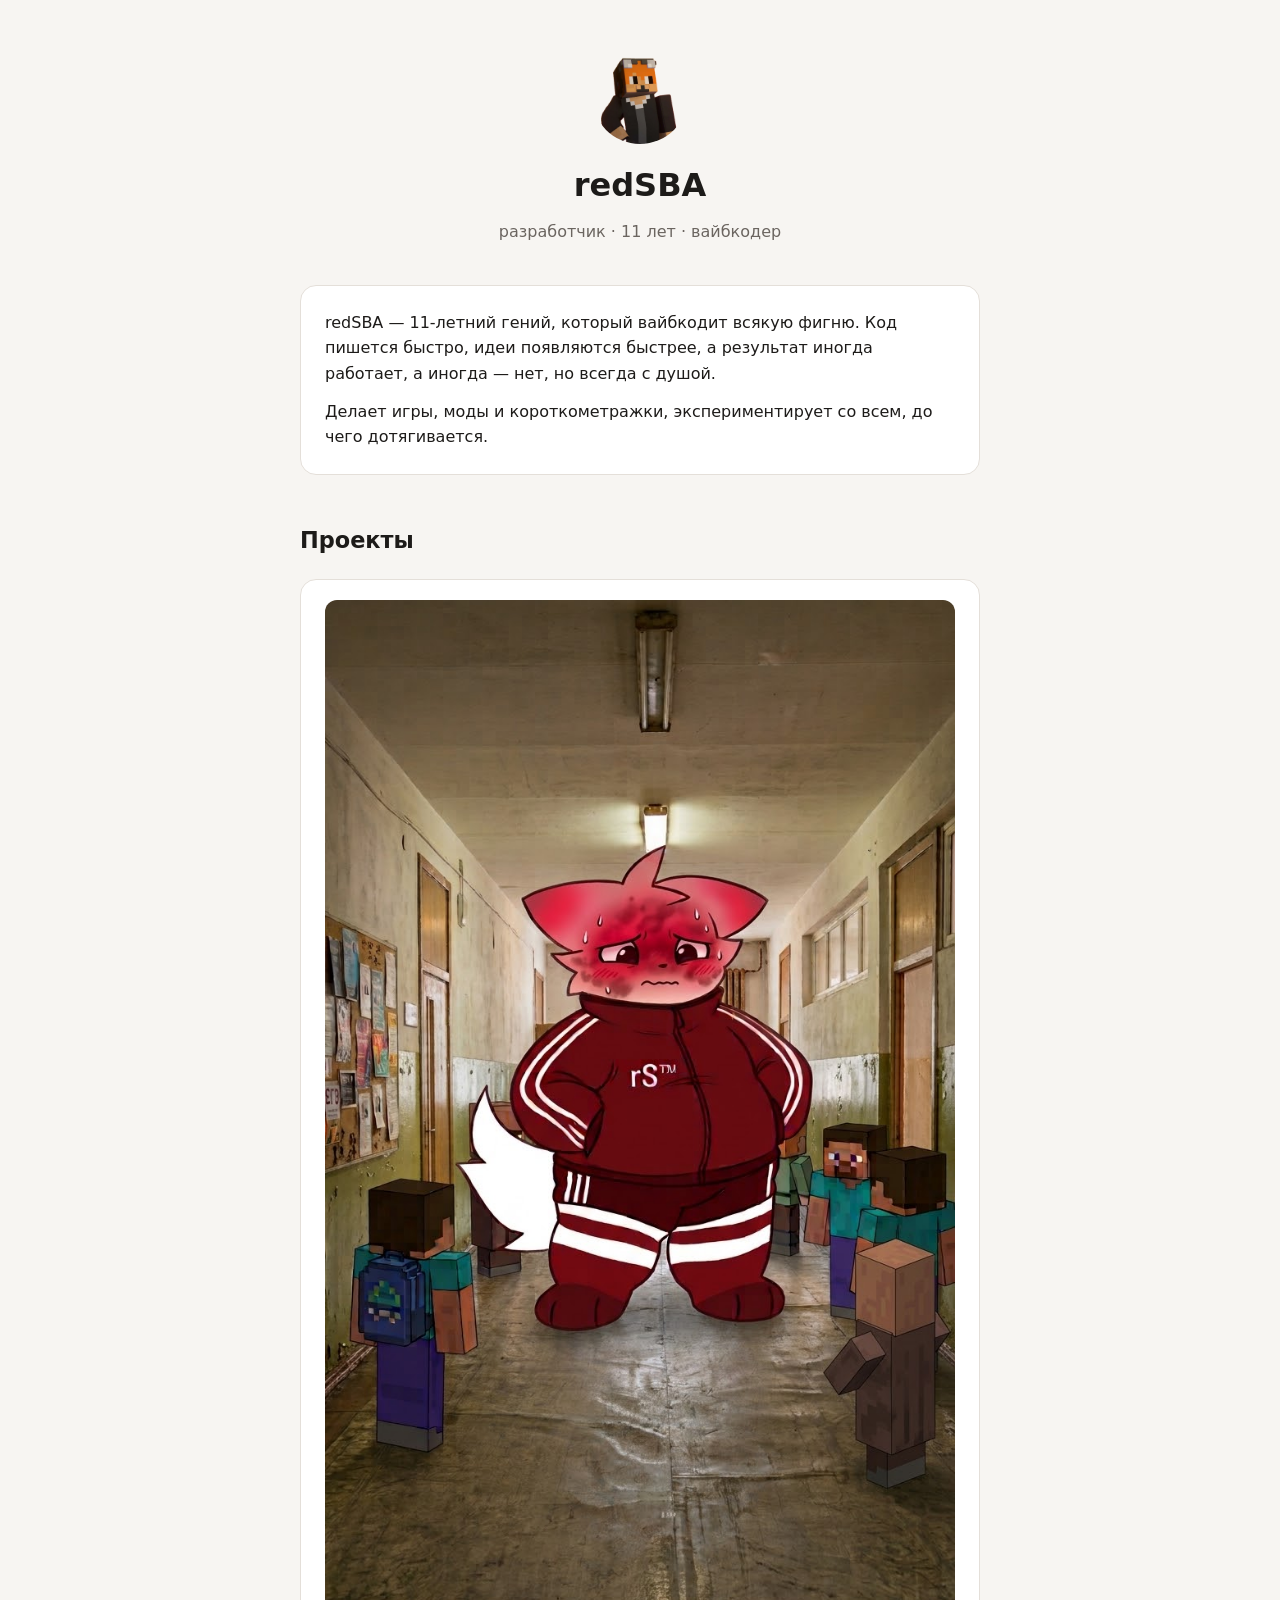
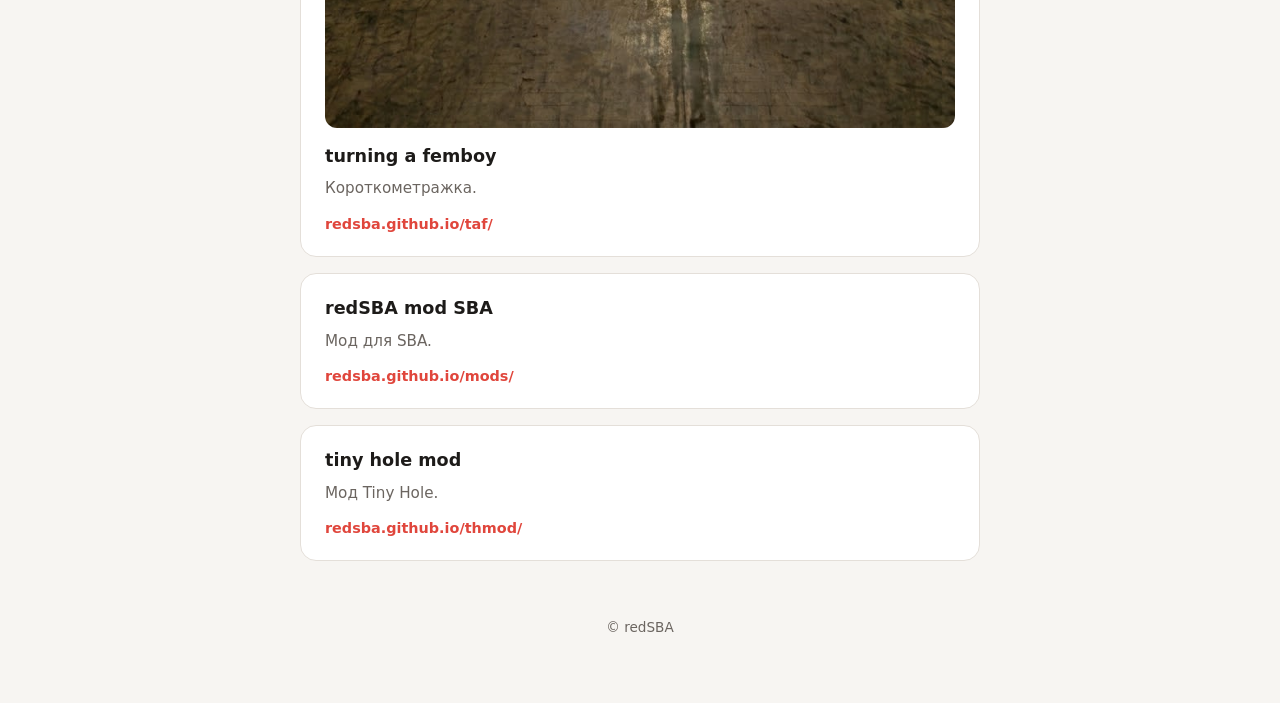
<file: index.html>
<!DOCTYPE html>
<html lang="ru">
<head>
<meta charset="UTF-8">
<meta name="viewport" content="width=device-width, initial-scale=1, viewport-fit=cover">
<title>redSBA — разработчик</title>
<style>
  :root {
    --bg: #f7f5f2;
    --surface: #ffffff;
    --text: #1d1b19;
    --muted: #6b6560;
    --accent: #e0463c;
    --border: #e4dfd9;
    color-scheme: light;
  }
  @media (prefers-color-scheme: dark) {
    :root:not([data-theme="light"]) {
      --bg: #141312;
      --surface: #1f1d1b;
      --text: #f2efeb;
      --muted: #a39d97;
      --accent: #ff6b61;
      --border: #2e2b28;
      color-scheme: dark;
    }
  }
  :root[data-theme="dark"] {
    --bg: #141312;
    --surface: #1f1d1b;
    --text: #f2efeb;
    --muted: #a39d97;
    --accent: #ff6b61;
    --border: #2e2b28;
    color-scheme: dark;
  }
  * { box-sizing: border-box; }
  html, body { margin: 0; padding: 0; }
  body {
    background: var(--bg);
    color: var(--text);
    font-family: system-ui, -apple-system, "Segoe UI", Roboto, sans-serif;
    line-height: 1.6;
    padding: env(safe-area-inset-top, 0px) env(safe-area-inset-right, 0px) env(safe-area-inset-bottom, 0px) env(safe-area-inset-left, 0px);
  }
  .wrap { max-width: 720px; margin: 0 auto; padding: 48px 20px 64px; }
  header { text-align: center; margin-bottom: 40px; }
  .avatar {
    width: 96px; height: 96px; border-radius: 50%;
    object-fit: cover;
    display: flex; align-items: center; justify-content: center;
    font-size: 40px; font-weight: 700; margin: 0 auto 16px;
  }
  h1 { font-size: 2rem; margin: 0 0 8px; }
  .tag { color: var(--muted); margin: 0; }
  .about {
    background: var(--surface); border: 1px solid var(--border);
    border-radius: 16px; padding: 24px; margin-bottom: 48px;
  }
  .about p { margin: 0 0 12px; }
  .about p:last-child { margin-bottom: 0; }
  h2 { font-size: 1.4rem; margin: 0 0 20px; }
  .projects { display: grid; gap: 16px; }
  .card {
    background: var(--surface); border: 1px solid var(--border);
    border-radius: 16px; padding: 20px 24px;
    text-decoration: none; color: inherit;
    transition: border-color .2s, transform .2s;
    display: block;
  }
  .card:hover, .card:focus-visible { border-color: var(--accent); transform: translateY(-2px); outline: none; }
  .card h3 { margin: 0 0 6px; font-size: 1.1rem; }
  .thumb { display: block; width: 100%; height: auto; border-radius: 12px; margin: 0 0 14px; }
  .card p { margin: 0 0 10px; color: var(--muted); font-size: .95rem; }
  .link { color: var(--accent); font-size: .9rem; font-weight: 600; word-break: break-all; }
  footer { text-align: center; color: var(--muted); font-size: .85rem; margin-top: 56px; }
</style>
</head>
<body>
<div class="wrap">
  <header>
    <img class="avatar" src="logo.png" alt="redSBA">
    <h1>redSBA</h1>
    <p class="tag">разработчик · 11 лет · вайбкодер</p>
  </header>

  <section class="about">
    <p>redSBA — 11-летний гений, который вайбкодит всякую фигню. Код пишется быстро, идеи появляются быстрее, а результат иногда работает, а иногда — нет, но всегда с душой.</p>
    <p>Делает игры, моды и короткометражки, экспериментирует со всем, до чего дотягивается.</p>
  </section>

  <h2>Проекты</h2>
  <div class="projects">
    <a class="card" href="https://redsba.github.io/taf/" target="_blank" rel="noopener">
      <img class="thumb" src="taf.png" alt="turning a femboy">
      <h3>turning a femboy</h3>
      <p>Короткометражка.</p>
      <span class="link">redsba.github.io/taf/</span>
    </a>
    <a class="card" href="https://redsba.github.io/mods/" target="_blank" rel="noopener">
      <h3>redSBA mod SBA</h3>
      <p>Мод для SBA.</p>
      <span class="link">redsba.github.io/mods/</span>
    </a>
    <a class="card" href="https://redsba.github.io/thmod/" target="_blank" rel="noopener">
      <h3>tiny hole mod</h3>
      <p>Мод Tiny Hole.</p>
      <span class="link">redsba.github.io/thmod/</span>
    </a>
  </div>

  <footer>© redSBA</footer>
</div>
</body>
</html>
</file>
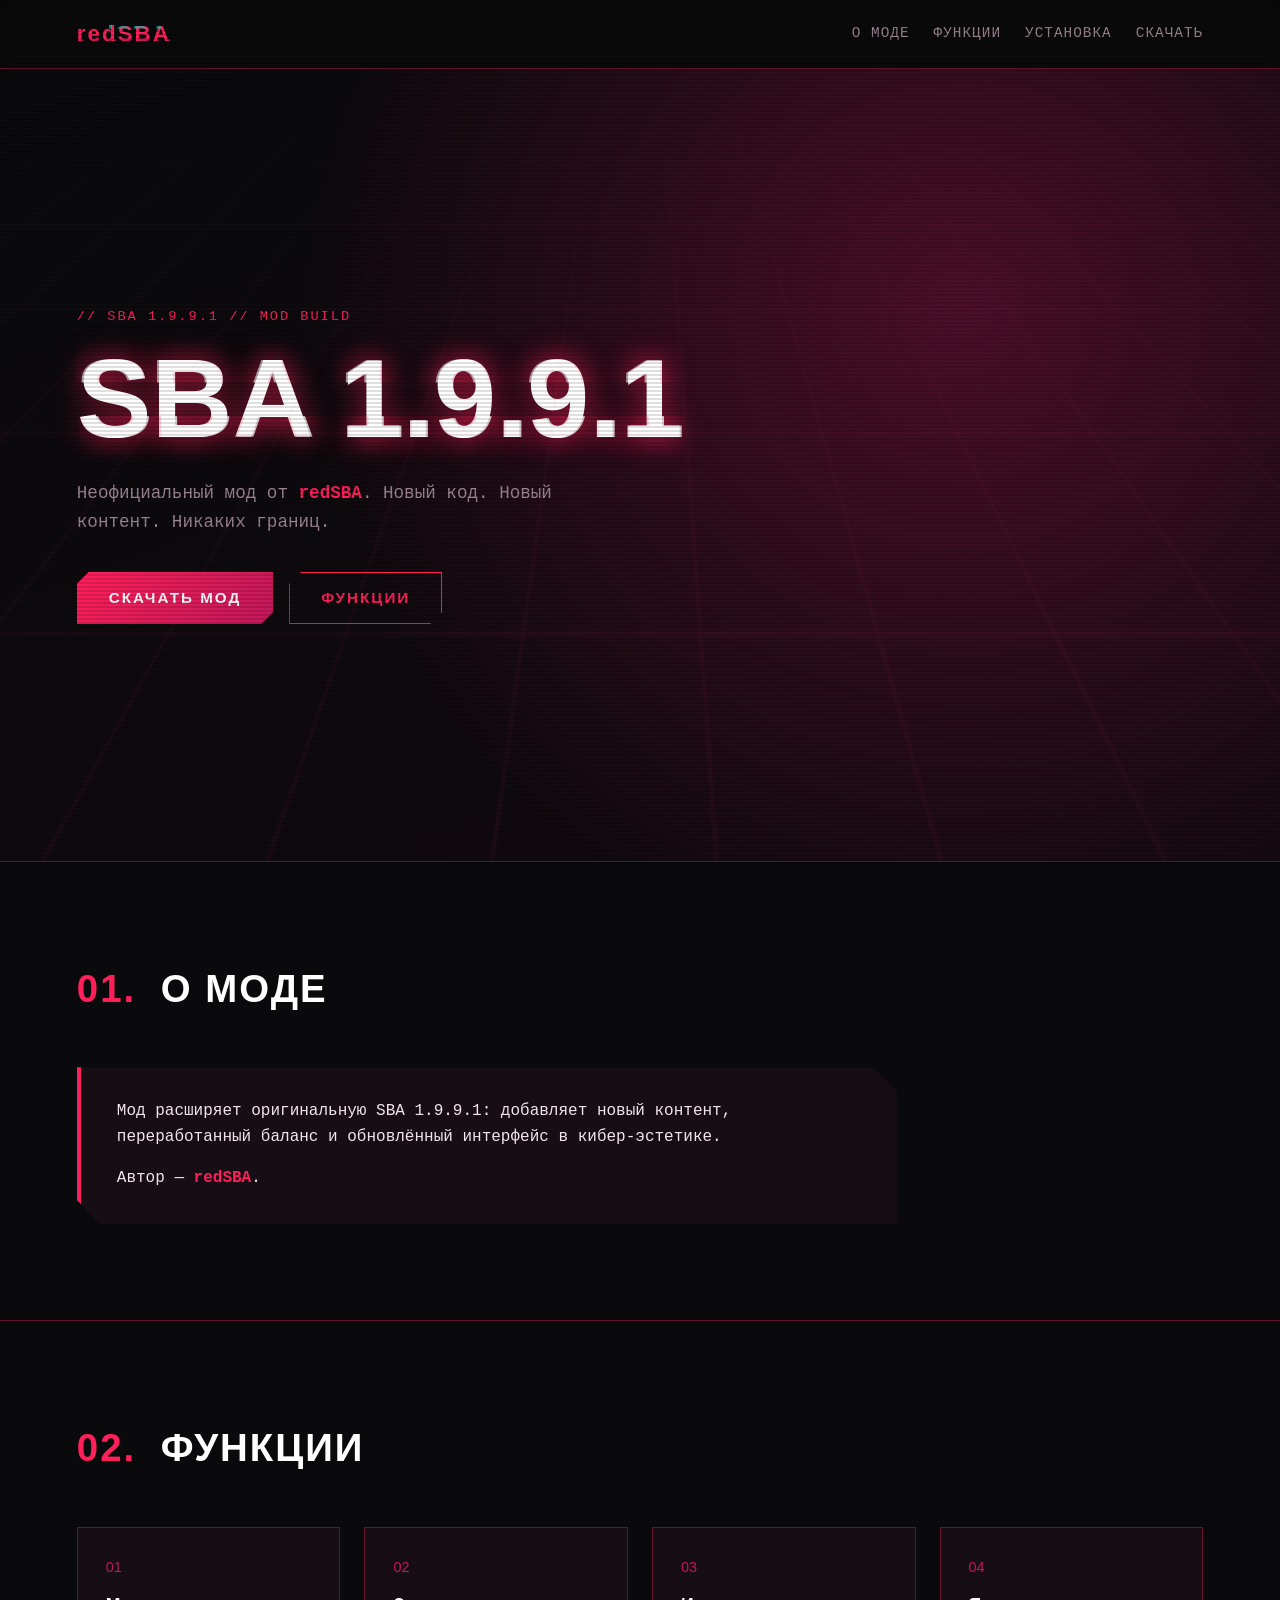
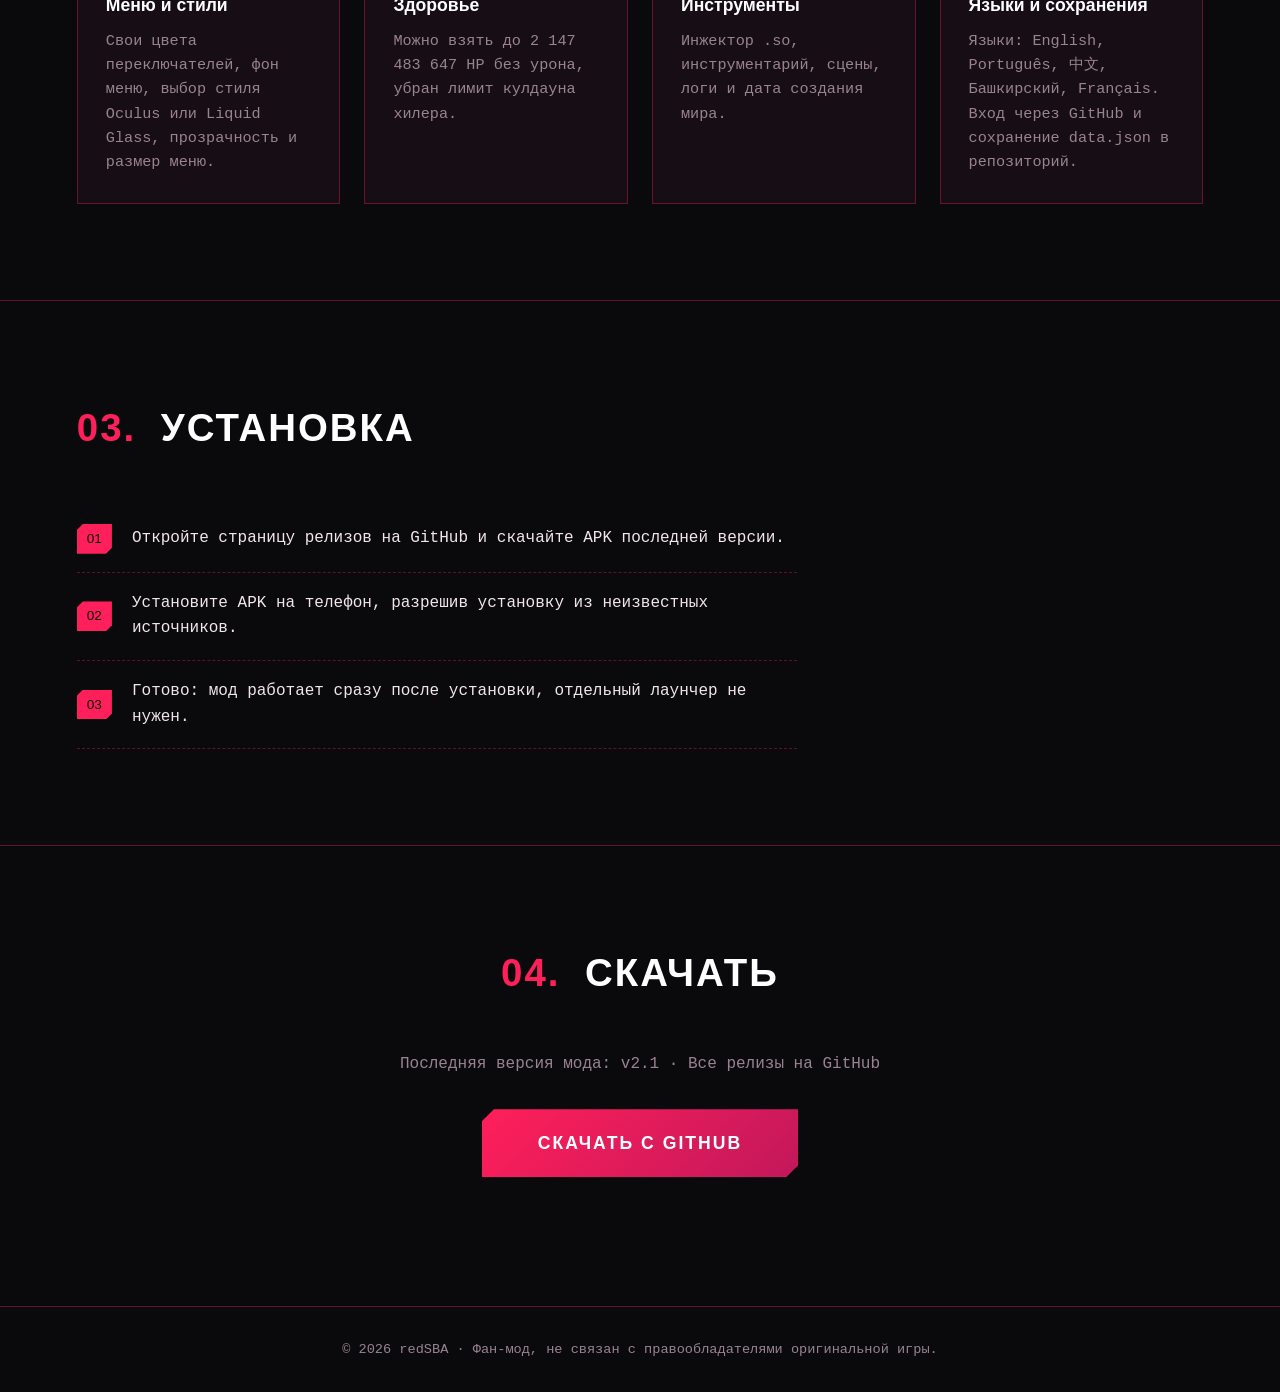
<file: mods/index.html>
<!DOCTYPE html>
<html lang="ru">
<head>
  <meta charset="UTF-8">
  <meta name="viewport" content="width=device-width, initial-scale=1.0">
  <title>SBA 1.9.9.1 — мод от redSBA</title>
  <link rel="stylesheet" href="style.css">
</head>
<body>
  <div class="scanlines" aria-hidden="true"></div>

  <header class="nav">
    <div class="logo glitch" data-text="redSBA">redSBA</div>
    <nav>
      <a href="#about">О моде</a>
      <a href="#features">Функции</a>
      <a href="#install">Установка</a>
      <a href="#download">Скачать</a>
    </nav>
  </header>

  <section class="hero">
    <div class="hero-content">
      <p class="tag">// SBA 1.9.9.1 // MOD BUILD</p>
      <h1 class="glitch" data-text="SBA 1.9.9.1">SBA 1.9.9.1</h1>
      <p class="subtitle">Неофициальный мод от <span class="accent">redSBA</span>. Новый код. Новый контент. Никаких границ.</p>
      <div class="hero-buttons">
        <a href="#download" class="btn btn-primary">Скачать мод</a>
        <a href="#features" class="btn btn-ghost">Функции</a>
      </div>
    </div>
    <div class="hero-grid" aria-hidden="true"></div>
  </section>

  <section id="about" class="section">
    <h2 class="section-title"><span>01.</span> О моде</h2>
    <div class="about-box">
      <p>Мод расширяет оригинальную SBA 1.9.9.1: добавляет новый контент, переработанный баланс и обновлённый интерфейс в кибер-эстетике.</p>
      <p>Автор — <strong>redSBA</strong>.</p>
    </div>
  </section>

  <section id="features" class="section">
    <h2 class="section-title"><span>02.</span> Функции</h2>
    <div class="cards">
      <article class="card">
        <div class="card-index">01</div>
        <h3>Меню и стили</h3>
        <p>Свои цвета переключателей, фон меню, выбор стиля Oculus или Liquid Glass, прозрачность и размер меню.</p>
      </article>
      <article class="card">
        <div class="card-index">02</div>
        <h3>Здоровье</h3>
        <p>Можно взять до 2 147 483 647 HP без урона, убран лимит кулдауна хилера.</p>
      </article>
      <article class="card">
        <div class="card-index">03</div>
        <h3>Инструменты</h3>
        <p>Инжектор .so, инструментарий, сцены, логи и дата создания мира.</p>
      </article>
      <article class="card">
        <div class="card-index">04</div>
        <h3>Языки и сохранения</h3>
        <p>Языки: English, Português, 中文, Башкирский, Français. Вход через GitHub и сохранение data.json в репозиторий.</p>
      </article>
    </div>
  </section>

  <section id="install" class="section">
    <h2 class="section-title"><span>03.</span> Установка</h2>
    <ol class="steps">
      <li><span class="step-num">01</span> Откройте страницу релизов на GitHub и скачайте APK последней версии.</li>
      <li><span class="step-num">02</span> Установите APK на телефон, разрешив установку из неизвестных источников.</li>
      <li><span class="step-num">03</span> Готово: мод работает сразу после установки, отдельный лаунчер не нужен.</li>
    </ol>
  </section>

  <section id="download" class="section download">
    <h2 class="section-title"><span>04.</span> Скачать</h2>
    <p class="download-text">Последняя версия мода: v2.1 · Все релизы на GitHub</p>
    <a href="https://github.com/redSBA/redSBA-mod-sba/releases/latest" target="_blank" rel="noopener" class="btn btn-primary btn-large" id="downloadBtn">Скачать с GitHub</a>
    <p class="hint" id="downloadHint"></p>
  </section>

  <footer class="footer">
    <p>© 2026 redSBA · Фан-мод, не связан с правообладателями оригинальной игры.</p>
  </footer>

  <script src="script.js"></script>
</body>
</html>
</file>
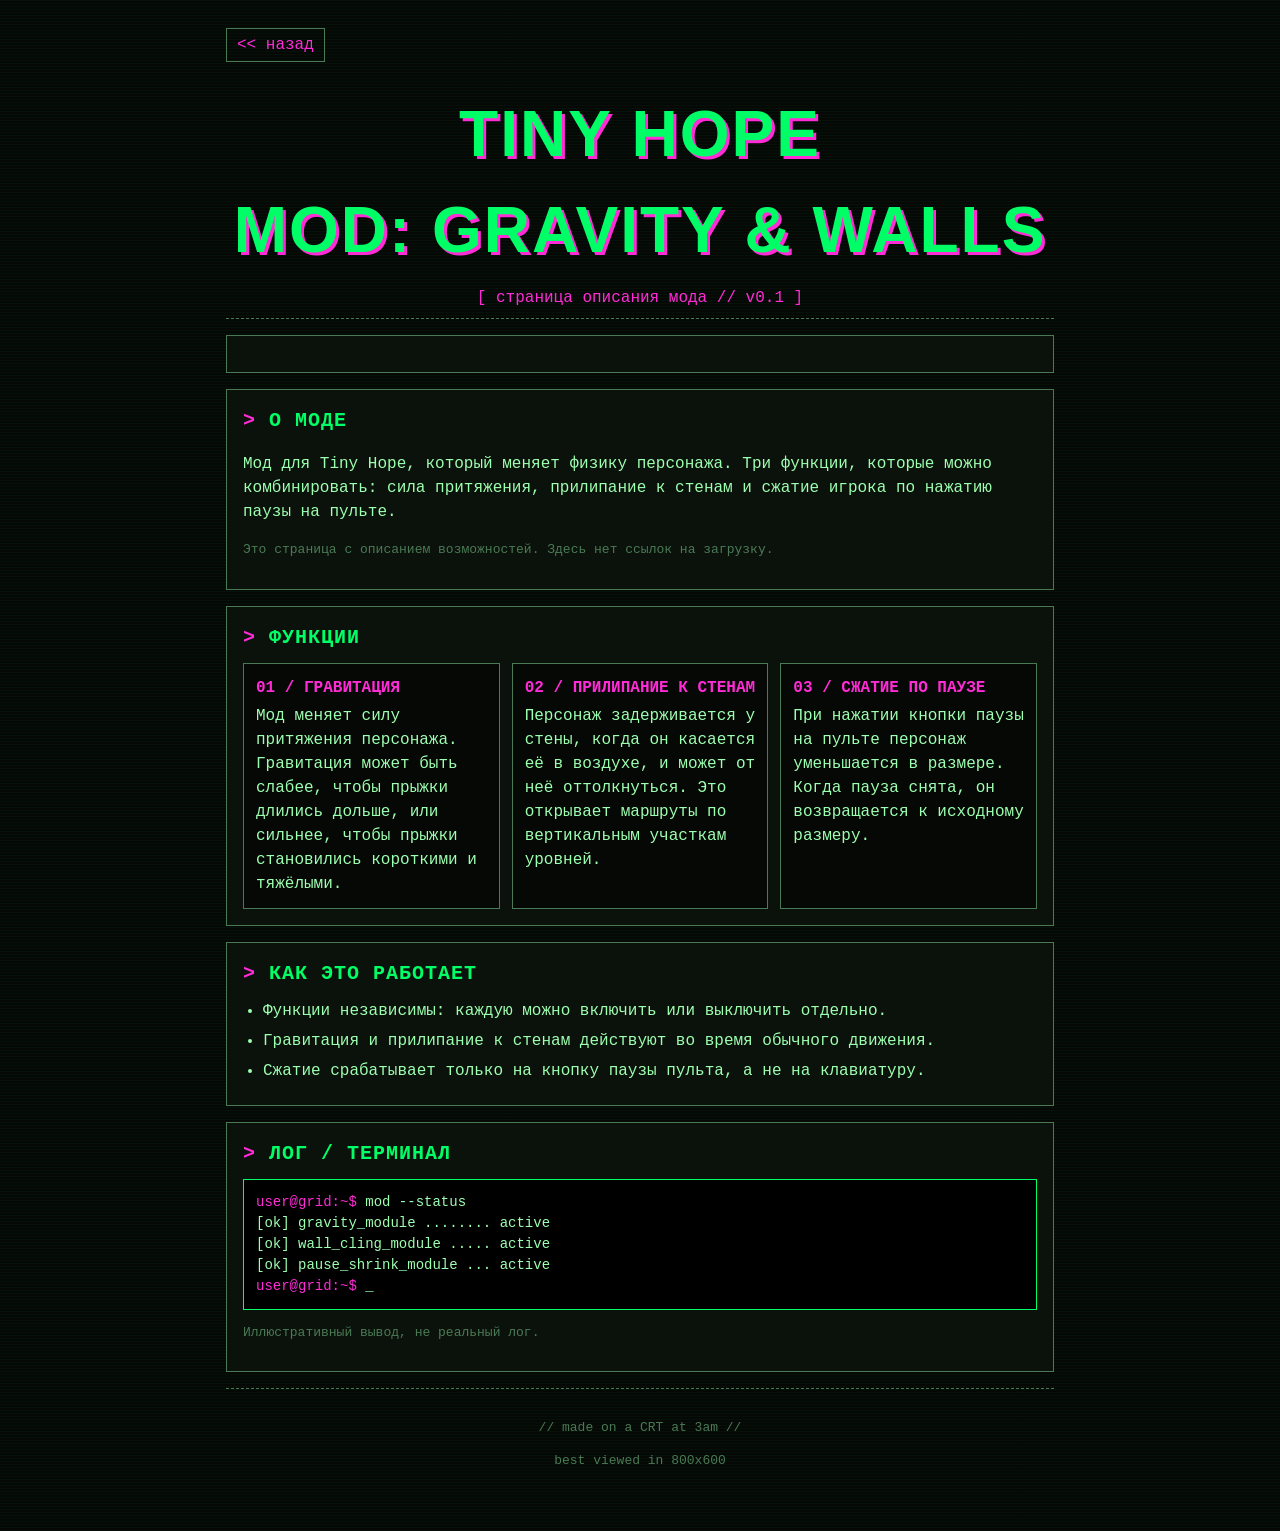
<file: thmod/index.html>
<!DOCTYPE html>
<html lang="ru">
<head>
<meta charset="utf-8">
<meta name="viewport" content="width=device-width, initial-scale=1">
<title>Tiny Hope: мод Гравитация и стены</title>
<style>
:root{
  /* палитра: чёрный терминал, неоново-зелёный, маджента для контраста */
  --bg:#050805;
  --panel:#0b120b;
  --fg:#9dffb0;
  --accent:#00ff66;
  --hot:#ff2bd6;
  --dim:#4a7a55;
  --font-body:"Courier New", Consolas, monospace;
  --font-display:Impact, "Arial Black", sans-serif;
}
*{box-sizing:border-box}
html,body{margin:0;background:var(--bg);color:var(--fg);font-family:var(--font-body);color-scheme:dark}
body{
  background-image:repeating-linear-gradient(0deg,rgba(0,255,102,.04) 0 1px,transparent 1px 3px);
  min-height:100%;
  line-height:1.5;
}
a{color:var(--accent)}
a:focus-visible,button:focus-visible{outline:2px solid var(--hot);outline-offset:2px}
.wrap{max-width:860px;margin:0 auto;padding:16px}
header{text-align:center;padding:24px 0 8px;border-bottom:1px dashed var(--dim)}
h1{font-family:var(--font-display);font-size:clamp(34px,8vw,64px);margin:0;color:var(--accent);text-shadow:3px 3px 0 var(--hot);letter-spacing:2px;text-wrap:balance}
.sub{color:var(--hot);margin:8px 0 0}
.marquee{overflow:hidden;white-space:nowrap;border:1px solid var(--dim);margin:16px 0;padding:6px 0;background:var(--panel)}
.marquee span{display:inline-block;padding-left:100%;animation:scroll 18s linear infinite;color:var(--hot)}
@keyframes scroll{to{transform:translateX(-100%)}}
@media (prefers-reduced-motion:reduce){.marquee span{animation:none;padding-left:0}}
.box{border:1px solid var(--dim);background:var(--panel);padding:16px;margin:16px 0}
h2{font-size:20px;color:var(--accent);margin:0 0 10px;text-transform:uppercase;letter-spacing:1px}
h2::before{content:"> ";color:var(--hot)}
ul{padding-left:20px;margin:0}
li{margin:6px 0}
.grid{display:grid;grid-template-columns:repeat(auto-fit,minmax(240px,1fr));gap:12px}
.card{border:1px solid var(--dim);padding:12px;background:var(--bg)}
.card b{color:var(--hot);display:block;margin-bottom:4px}
.term{background:#000;border:1px solid var(--accent);padding:12px;font-size:14px;overflow-x:auto;white-space:pre}
.term .p{color:var(--hot)}
.blink{animation:blink 1s steps(2) infinite}
@keyframes blink{50%{opacity:0}}
@media (prefers-reduced-motion:reduce){.blink{animation:none}}
.note{color:var(--dim);font-size:13px}
footer{text-align:center;color:var(--dim);font-size:13px;padding:16px 0 32px;border-top:1px dashed var(--dim)}
</style>
</head>
<body>
<div class="wrap">
  <nav style="padding-top:12px"><a href="https://redsba.github.io" style="color:var(--hot);text-decoration:none;border:1px solid var(--dim);padding:4px 10px;display:inline-block">&lt;&lt; назад</a></nav>
  <header>
    <h1>TINY HOPE<br>MOD: GRAVITY &amp; WALLS</h1>
    <p class="sub">[ страница описания мода // v0.1 ]</p>
  </header>

  <div class="marquee" aria-hidden="true"><span>*** ГРАВИТАЦИЯ ИЗМЕНЕНА *** ПРИЛИПАНИЕ К СТЕНАМ *** ПАУЗА = СЖАТИЕ ИГРОКА *** WELCOME TO THE GRID ***</span></div>

  <section class="box">
    <h2>О моде</h2>
    <p>Мод для Tiny Hope, который меняет физику персонажа. Три функции, которые можно комбинировать: сила притяжения, прилипание к стенам и сжатие игрока по нажатию паузы на пульте.</p>
    <p class="note">Это страница с описанием возможностей. Здесь нет ссылок на загрузку.</p>
  </section>

  <section class="box">
    <h2>Функции</h2>
    <div class="grid">
      <div class="card">
        <b>01 / ГРАВИТАЦИЯ</b>
        Мод меняет силу притяжения персонажа. Гравитация может быть слабее, чтобы прыжки длились дольше, или сильнее, чтобы прыжки становились короткими и тяжёлыми.
      </div>
      <div class="card">
        <b>02 / ПРИЛИПАНИЕ К СТЕНАМ</b>
        Персонаж задерживается у стены, когда он касается её в воздухе, и может от неё оттолкнуться. Это открывает маршруты по вертикальным участкам уровней.
      </div>
      <div class="card">
        <b>03 / СЖАТИЕ ПО ПАУЗЕ</b>
        При нажатии кнопки паузы на пульте персонаж уменьшается в размере. Когда пауза снята, он возвращается к исходному размеру.
      </div>
    </div>
  </section>

  <section class="box">
    <h2>Как это работает</h2>
    <ul>
      <li>Функции независимы: каждую можно включить или выключить отдельно.</li>
      <li>Гравитация и прилипание к стенам действуют во время обычного движения.</li>
      <li>Сжатие срабатывает только на кнопку паузы пульта, а не на клавиатуру.</li>
    </ul>
  </section>

  <section class="box">
    <h2>Лог / терминал</h2>
    <div class="term" aria-label="Пример вывода мода"><span class="p">user@grid:~$</span> mod --status
[ok] gravity_module ........ active
[ok] wall_cling_module ..... active
[ok] pause_shrink_module ... active
<span class="p">user@grid:~$</span> <span class="blink">_</span></div>
    <p class="note">Иллюстративный вывод, не реальный лог.</p>
  </section>

  <footer>
    <p>// made on a CRT at 3am //</p>
    <p>best viewed in 800x600</p>
  </footer>
</div>
</body>
</html>
</file>
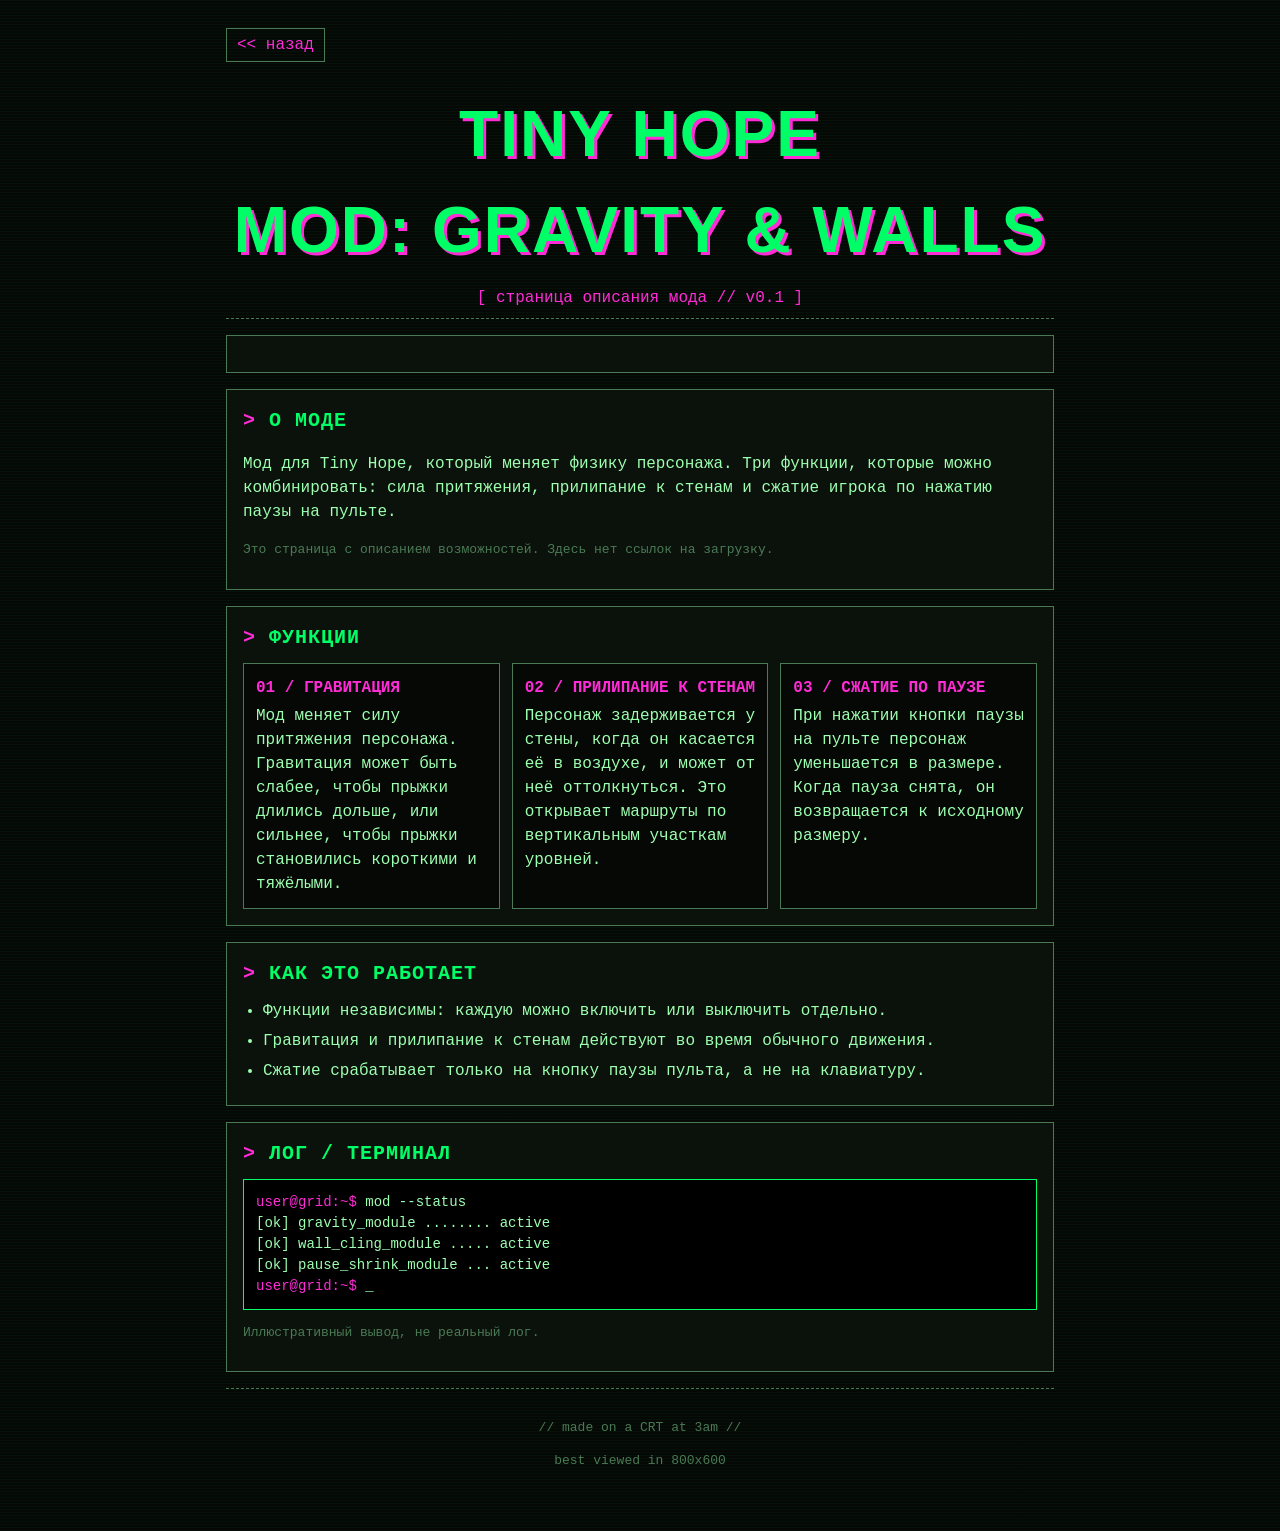
<file: thmod/Tiny Hope_ мод Гравитация и стены.html>
<!DOCTYPE html>
<html lang="ru">
<head>
<meta charset="utf-8">
<meta name="viewport" content="width=device-width, initial-scale=1">
<title>Tiny Hope: мод Гравитация и стены</title>
<style>
:root{
  /* палитра: чёрный терминал, неоново-зелёный, маджента для контраста */
  --bg:#050805;
  --panel:#0b120b;
  --fg:#9dffb0;
  --accent:#00ff66;
  --hot:#ff2bd6;
  --dim:#4a7a55;
  --font-body:"Courier New", Consolas, monospace;
  --font-display:Impact, "Arial Black", sans-serif;
}
*{box-sizing:border-box}
html,body{margin:0;background:var(--bg);color:var(--fg);font-family:var(--font-body);color-scheme:dark}
body{
  background-image:repeating-linear-gradient(0deg,rgba(0,255,102,.04) 0 1px,transparent 1px 3px);
  min-height:100%;
  line-height:1.5;
}
a{color:var(--accent)}
a:focus-visible,button:focus-visible{outline:2px solid var(--hot);outline-offset:2px}
.wrap{max-width:860px;margin:0 auto;padding:16px}
header{text-align:center;padding:24px 0 8px;border-bottom:1px dashed var(--dim)}
h1{font-family:var(--font-display);font-size:clamp(34px,8vw,64px);margin:0;color:var(--accent);text-shadow:3px 3px 0 var(--hot);letter-spacing:2px;text-wrap:balance}
.sub{color:var(--hot);margin:8px 0 0}
.marquee{overflow:hidden;white-space:nowrap;border:1px solid var(--dim);margin:16px 0;padding:6px 0;background:var(--panel)}
.marquee span{display:inline-block;padding-left:100%;animation:scroll 18s linear infinite;color:var(--hot)}
@keyframes scroll{to{transform:translateX(-100%)}}
@media (prefers-reduced-motion:reduce){.marquee span{animation:none;padding-left:0}}
.box{border:1px solid var(--dim);background:var(--panel);padding:16px;margin:16px 0}
h2{font-size:20px;color:var(--accent);margin:0 0 10px;text-transform:uppercase;letter-spacing:1px}
h2::before{content:"> ";color:var(--hot)}
ul{padding-left:20px;margin:0}
li{margin:6px 0}
.grid{display:grid;grid-template-columns:repeat(auto-fit,minmax(240px,1fr));gap:12px}
.card{border:1px solid var(--dim);padding:12px;background:var(--bg)}
.card b{color:var(--hot);display:block;margin-bottom:4px}
.term{background:#000;border:1px solid var(--accent);padding:12px;font-size:14px;overflow-x:auto;white-space:pre}
.term .p{color:var(--hot)}
.blink{animation:blink 1s steps(2) infinite}
@keyframes blink{50%{opacity:0}}
@media (prefers-reduced-motion:reduce){.blink{animation:none}}
.note{color:var(--dim);font-size:13px}
footer{text-align:center;color:var(--dim);font-size:13px;padding:16px 0 32px;border-top:1px dashed var(--dim)}
</style>
</head>
<body>
<div class="wrap">
  <nav style="padding-top:12px"><a href="https://redsba.github.io" style="color:var(--hot);text-decoration:none;border:1px solid var(--dim);padding:4px 10px;display:inline-block">&lt;&lt; назад</a></nav>
  <header>
    <h1>TINY HOPE<br>MOD: GRAVITY &amp; WALLS</h1>
    <p class="sub">[ страница описания мода // v0.1 ]</p>
  </header>

  <div class="marquee" aria-hidden="true"><span>*** ГРАВИТАЦИЯ ИЗМЕНЕНА *** ПРИЛИПАНИЕ К СТЕНАМ *** ПАУЗА = СЖАТИЕ ИГРОКА *** WELCOME TO THE GRID ***</span></div>

  <section class="box">
    <h2>О моде</h2>
    <p>Мод для Tiny Hope, который меняет физику персонажа. Три функции, которые можно комбинировать: сила притяжения, прилипание к стенам и сжатие игрока по нажатию паузы на пульте.</p>
    <p class="note">Это страница с описанием возможностей. Здесь нет ссылок на загрузку.</p>
  </section>

  <section class="box">
    <h2>Функции</h2>
    <div class="grid">
      <div class="card">
        <b>01 / ГРАВИТАЦИЯ</b>
        Мод меняет силу притяжения персонажа. Гравитация может быть слабее, чтобы прыжки длились дольше, или сильнее, чтобы прыжки становились короткими и тяжёлыми.
      </div>
      <div class="card">
        <b>02 / ПРИЛИПАНИЕ К СТЕНАМ</b>
        Персонаж задерживается у стены, когда он касается её в воздухе, и может от неё оттолкнуться. Это открывает маршруты по вертикальным участкам уровней.
      </div>
      <div class="card">
        <b>03 / СЖАТИЕ ПО ПАУЗЕ</b>
        При нажатии кнопки паузы на пульте персонаж уменьшается в размере. Когда пауза снята, он возвращается к исходному размеру.
      </div>
    </div>
  </section>

  <section class="box">
    <h2>Как это работает</h2>
    <ul>
      <li>Функции независимы: каждую можно включить или выключить отдельно.</li>
      <li>Гравитация и прилипание к стенам действуют во время обычного движения.</li>
      <li>Сжатие срабатывает только на кнопку паузы пульта, а не на клавиатуру.</li>
    </ul>
  </section>

  <section class="box">
    <h2>Лог / терминал</h2>
    <div class="term" aria-label="Пример вывода мода"><span class="p">user@grid:~$</span> mod --status
[ok] gravity_module ........ active
[ok] wall_cling_module ..... active
[ok] pause_shrink_module ... active
<span class="p">user@grid:~$</span> <span class="blink">_</span></div>
    <p class="note">Иллюстративный вывод, не реальный лог.</p>
  </section>

  <footer>
    <p>// made on a CRT at 3am //</p>
    <p>best viewed in 800x600</p>
  </footer>
</div>
</body>
</html>
</file>
<file: mods/style.css>
:root {
  --bg: #0a0a0c;
  --bg-2: #120a10;
  --panel: #170d15;
  --red: #ff1f5a;
  --magenta: #c2185b;
  --magenta-dark: #7a0f3a;
  --text: #f2e6ec;
  --muted: #9a8390;
  --line: rgba(255, 31, 90, 0.35);
}

* { box-sizing: border-box; margin: 0; padding: 0; }

html { scroll-behavior: smooth; }

body {
  background: var(--bg);
  color: var(--text);
  font-family: "Share Tech Mono", "Consolas", monospace;
  line-height: 1.6;
  overflow-x: hidden;
}

a { color: inherit; text-decoration: none; }

/* Scanlines overlay */
.scanlines {
  position: fixed;
  inset: 0;
  pointer-events: none;
  background: repeating-linear-gradient(
    to bottom,
    rgba(0, 0, 0, 0) 0,
    rgba(0, 0, 0, 0) 2px,
    rgba(0, 0, 0, 0.25) 3px,
    rgba(0, 0, 0, 0) 4px
  );
  z-index: 100;
}

/* Nav */
.nav {
  position: sticky;
  top: 0;
  z-index: 50;
  display: flex;
  justify-content: space-between;
  align-items: center;
  padding: 16px 6vw;
  background: rgba(10, 10, 12, 0.9);
  backdrop-filter: blur(6px);
  border-bottom: 1px solid var(--line);
}

.logo {
  font-family: "Orbitron", "Impact", sans-serif;
  font-weight: 900;
  font-size: 1.4rem;
  color: var(--red);
  letter-spacing: 2px;
}

.nav nav { display: flex; gap: 24px; flex-wrap: wrap; }
.nav nav a {
  font-size: 0.9rem;
  color: var(--muted);
  text-transform: uppercase;
  letter-spacing: 1px;
  transition: color 0.2s;
}
.nav nav a:hover { color: var(--red); }

/* Glitch text */
.glitch {
  position: relative;
}
.glitch::before,
.glitch::after {
  content: attr(data-text);
  position: absolute;
  left: 0;
  top: 0;
  width: 100%;
  overflow: hidden;
  pointer-events: none;
}
.glitch::before {
  color: #00ffe1;
  transform: translate(-2px, 0);
  clip-path: polygon(0 0, 100% 0, 100% 35%, 0 35%);
  animation: glitch-a 3s infinite steps(2);
  opacity: 0.6;
}
.glitch::after {
  color: var(--magenta);
  transform: translate(2px, 0);
  clip-path: polygon(0 65%, 100% 65%, 100% 100%, 0 100%);
  animation: glitch-b 3s infinite steps(2);
  opacity: 0.8;
}

@keyframes glitch-a {
  0%, 92%, 100% { transform: translate(0, 0); }
  93% { transform: translate(-4px, 1px); }
  95% { transform: translate(3px, -1px); }
}
@keyframes glitch-b {
  0%, 90%, 100% { transform: translate(0, 0); }
  91% { transform: translate(4px, -1px); }
  94% { transform: translate(-3px, 1px); }
}

/* Hero */
.hero {
  position: relative;
  min-height: 88vh;
  display: flex;
  align-items: center;
  padding: 80px 6vw;
  background: radial-gradient(circle at 75% 30%, rgba(194, 24, 91, 0.35), transparent 60%),
              linear-gradient(160deg, var(--bg) 0%, var(--bg-2) 100%);
  overflow: hidden;
}

.hero-content { position: relative; z-index: 2; max-width: 760px; }

.tag {
  color: var(--red);
  font-size: 0.85rem;
  letter-spacing: 2px;
  margin-bottom: 16px;
}

.hero h1 {
  font-family: "Orbitron", "Impact", sans-serif;
  font-size: clamp(3rem, 9vw, 7rem);
  font-weight: 900;
  line-height: 1;
  color: #fff;
  text-shadow: 0 0 30px rgba(255, 31, 90, 0.6);
  margin-bottom: 24px;
}

.hero h1.glitch::before,
.hero h1.glitch::after { color: inherit; }

.subtitle {
  font-size: 1.1rem;
  color: var(--muted);
  max-width: 560px;
  margin-bottom: 36px;
}

.accent { color: var(--red); font-weight: bold; }

.hero-buttons { display: flex; gap: 16px; flex-wrap: wrap; }

.hero-grid {
  position: absolute;
  inset: 0;
  background-image:
    linear-gradient(var(--line) 1px, transparent 1px),
    linear-gradient(90deg, var(--line) 1px, transparent 1px);
  background-size: 60px 60px;
  transform: perspective(500px) rotateX(60deg) translateY(-20%);
  transform-origin: top;
  opacity: 0.25;
  mask-image: linear-gradient(to top, #000 0%, transparent 70%);
}

/* Buttons: angled corners, not pills */
.btn {
  display: inline-block;
  padding: 14px 32px;
  font-family: "Orbitron", "Impact", sans-serif;
  font-size: 0.95rem;
  font-weight: 700;
  letter-spacing: 2px;
  text-transform: uppercase;
  border: none;
  cursor: pointer;
  clip-path: polygon(12px 0, 100% 0, 100% calc(100% - 12px), calc(100% - 12px) 100%, 0 100%, 0 12px);
  transition: transform 0.15s, box-shadow 0.2s, background 0.2s;
}

.btn-primary {
  background: linear-gradient(135deg, var(--red), var(--magenta));
  color: #fff;
  box-shadow: 0 0 20px rgba(255, 31, 90, 0.4);
}
.btn-primary:hover {
  transform: translateY(-2px);
  box-shadow: 0 0 36px rgba(255, 31, 90, 0.7);
}

.btn-ghost {
  background: transparent;
  color: var(--red);
  box-shadow: inset 0 0 0 1px var(--red);
}
.btn-ghost:hover {
  background: rgba(255, 31, 90, 0.12);
}

.btn-large { padding: 20px 56px; font-size: 1.1rem; }

/* Sections */
.section {
  padding: 96px 6vw;
  border-top: 1px solid var(--line);
}

.section-title {
  font-family: "Orbitron", "Impact", sans-serif;
  font-size: clamp(1.6rem, 4vw, 2.4rem);
  color: #fff;
  margin-bottom: 48px;
  text-transform: uppercase;
  letter-spacing: 2px;
}
.section-title span { color: var(--red); margin-right: 12px; }

.about-box {
  background: var(--panel);
  border-left: 4px solid var(--red);
  padding: 32px 36px;
  max-width: 820px;
  clip-path: polygon(0 0, calc(100% - 24px) 0, 100% 24px, 100% 100%, 24px 100%, 0 calc(100% - 24px));
}
.about-box p + p { margin-top: 16px; }
.about-box strong { color: var(--red); }

/* Cards */
.cards {
  display: grid;
  grid-template-columns: repeat(auto-fit, minmax(240px, 1fr));
  gap: 24px;
}

.card {
  position: relative;
  background: var(--panel);
  border: 1px solid var(--line);
  padding: 28px;
  transition: transform 0.2s, border-color 0.2s, box-shadow 0.2s;
}
.card:hover {
  transform: translateY(-4px);
  border-color: var(--red);
  box-shadow: 0 0 24px rgba(255, 31, 90, 0.25);
}
.card-index {
  font-family: "Orbitron", "Impact", sans-serif;
  color: var(--magenta);
  font-size: 0.9rem;
  margin-bottom: 12px;
}
.card h3 {
  font-family: "Orbitron", "Impact", sans-serif;
  color: #fff;
  font-size: 1.1rem;
  margin-bottom: 10px;
}
.card p { color: var(--muted); font-size: 0.95rem; }

/* Steps */
.steps { list-style: none; max-width: 720px; }
.steps li {
  display: flex;
  gap: 20px;
  align-items: center;
  padding: 18px 0;
  border-bottom: 1px dashed var(--line);
}
.step-num {
  font-family: "Orbitron", "Impact", sans-serif;
  color: var(--bg);
  background: var(--red);
  padding: 4px 10px;
  font-size: 0.85rem;
  clip-path: polygon(6px 0, 100% 0, 100% calc(100% - 6px), calc(100% - 6px) 100%, 0 100%, 0 6px);
}

/* Download */
.download { text-align: center; }
.download-text { color: var(--muted); margin-bottom: 32px; }
.hint { color: var(--muted); font-size: 0.85rem; margin-top: 16px; min-height: 1.2em; }

/* Feedback form */
.feedback {
  display: flex;
  flex-direction: column;
  gap: 16px;
  max-width: 560px;
}
.feedback input,
.feedback textarea {
  background: var(--panel);
  border: 1px solid var(--line);
  color: var(--text);
  padding: 14px 16px;
  font-family: inherit;
  font-size: 1rem;
  outline: none;
  transition: border-color 0.2s, box-shadow 0.2s;
}
.feedback input:focus,
.feedback textarea:focus {
  border-color: var(--red);
  box-shadow: 0 0 14px rgba(255, 31, 90, 0.35);
}
.feedback .btn { align-self: flex-start; }

/* Footer */
.footer {
  padding: 32px 6vw;
  text-align: center;
  color: var(--muted);
  font-size: 0.85rem;
  border-top: 1px solid var(--line);
}

/* Mobile */
@media (max-width: 640px) {
  .nav { flex-direction: column; gap: 12px; }
  .hero { min-height: auto; padding: 60px 6vw; }
  .section { padding: 64px 6vw; }
}

@media (prefers-reduced-motion: reduce) {
  *, *::before, *::after {
    animation: none !important;
    transition: none !important;
  }
}
</file>
